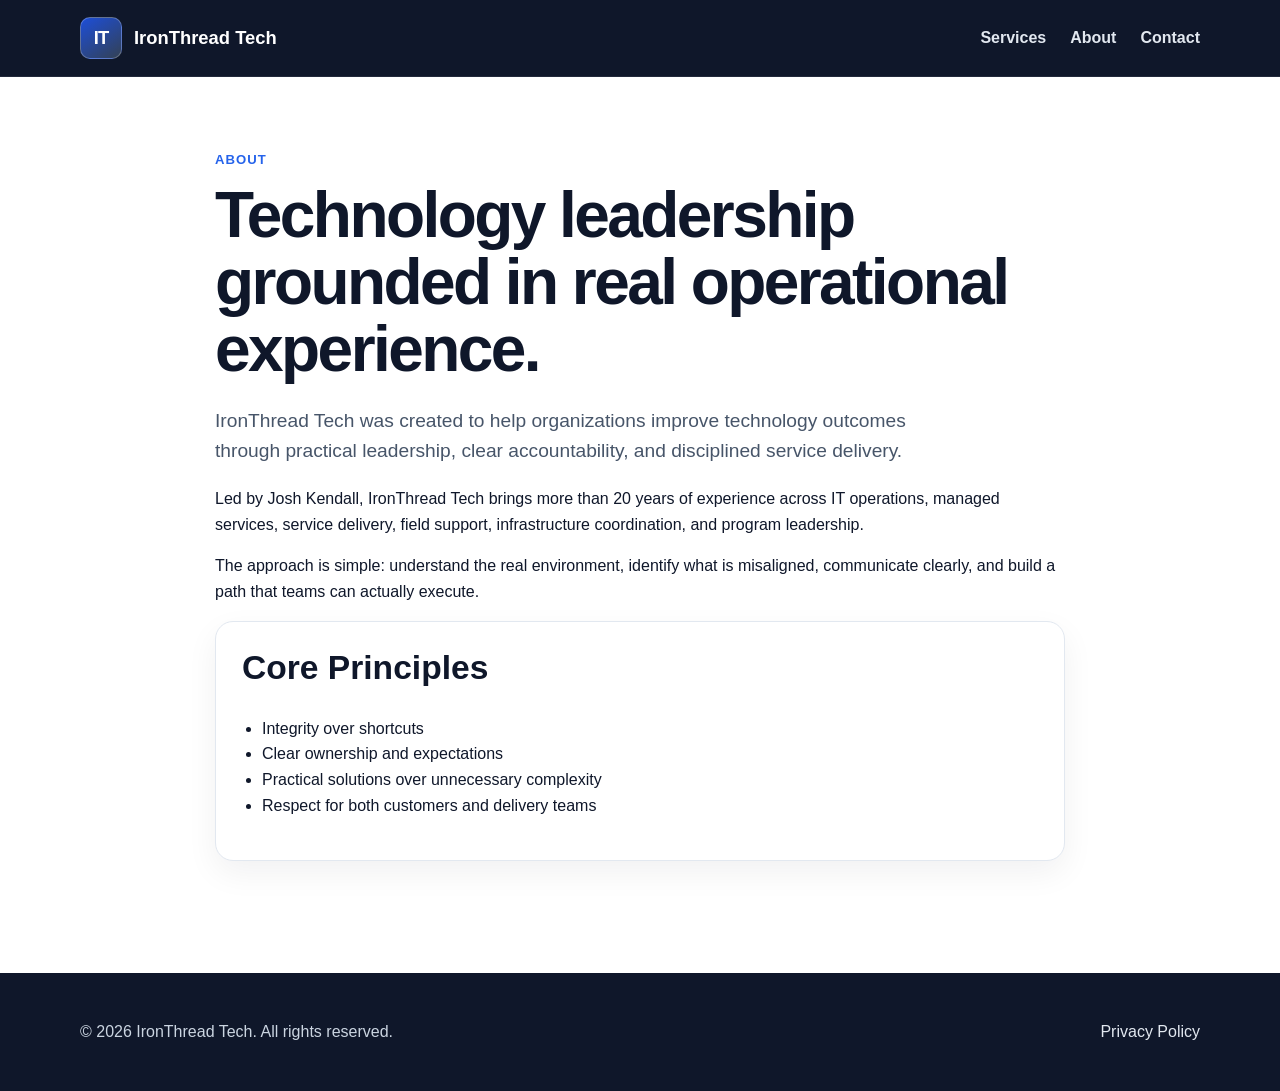
<file: about.html>
<!DOCTYPE html>
<html lang="en">
<head>
  <meta charset="UTF-8" />
  <meta name="viewport" content="width=device-width, initial-scale=1.0" />
  <title>About | IronThread Tech</title>
  <meta name="description" content="About IronThread Tech and its practical IT consulting approach." />
  <link rel="stylesheet" href="styles.css" />
</head>
<body>
  <header class="site-header">
    <div class="container nav">
      <a class="brand" href="index.html"><span class="brand-mark">IT</span><span>IronThread Tech</span></a>
      <nav>
        <a href="services.html">Services</a>
        <a href="about.html">About</a>
        <a href="contact.html">Contact</a>
      </nav>
    </div>
  </header>

  <main class="page">
    <section class="container narrow">
      <p class="eyebrow">About</p>
      <h1>Technology leadership grounded in real operational experience.</h1>
      <p class="lead">
        IronThread Tech was created to help organizations improve technology outcomes through practical
        leadership, clear accountability, and disciplined service delivery.
      </p>
      <p>
        Led by Josh Kendall, IronThread Tech brings more than 20 years of experience across IT operations,
        managed services, service delivery, field support, infrastructure coordination, and program leadership.
      </p>
      <p>
        The approach is simple: understand the real environment, identify what is misaligned,
        communicate clearly, and build a path that teams can actually execute.
      </p>

      <div class="highlight">
        <h2>Core Principles</h2>
        <ul>
          <li>Integrity over shortcuts</li>
          <li>Clear ownership and expectations</li>
          <li>Practical solutions over unnecessary complexity</li>
          <li>Respect for both customers and delivery teams</li>
        </ul>
      </div>
    </section>
  </main>

  <footer class="site-footer">
    <div class="container footer-grid">
      <p>&copy; <span id="year"></span> IronThread Tech. All rights reserved.</p>
      <p><a href="privacy.html">Privacy Policy</a></p>
    </div>
  </footer>
  <script src="script.js"></script>
</body>
</html>
</file>
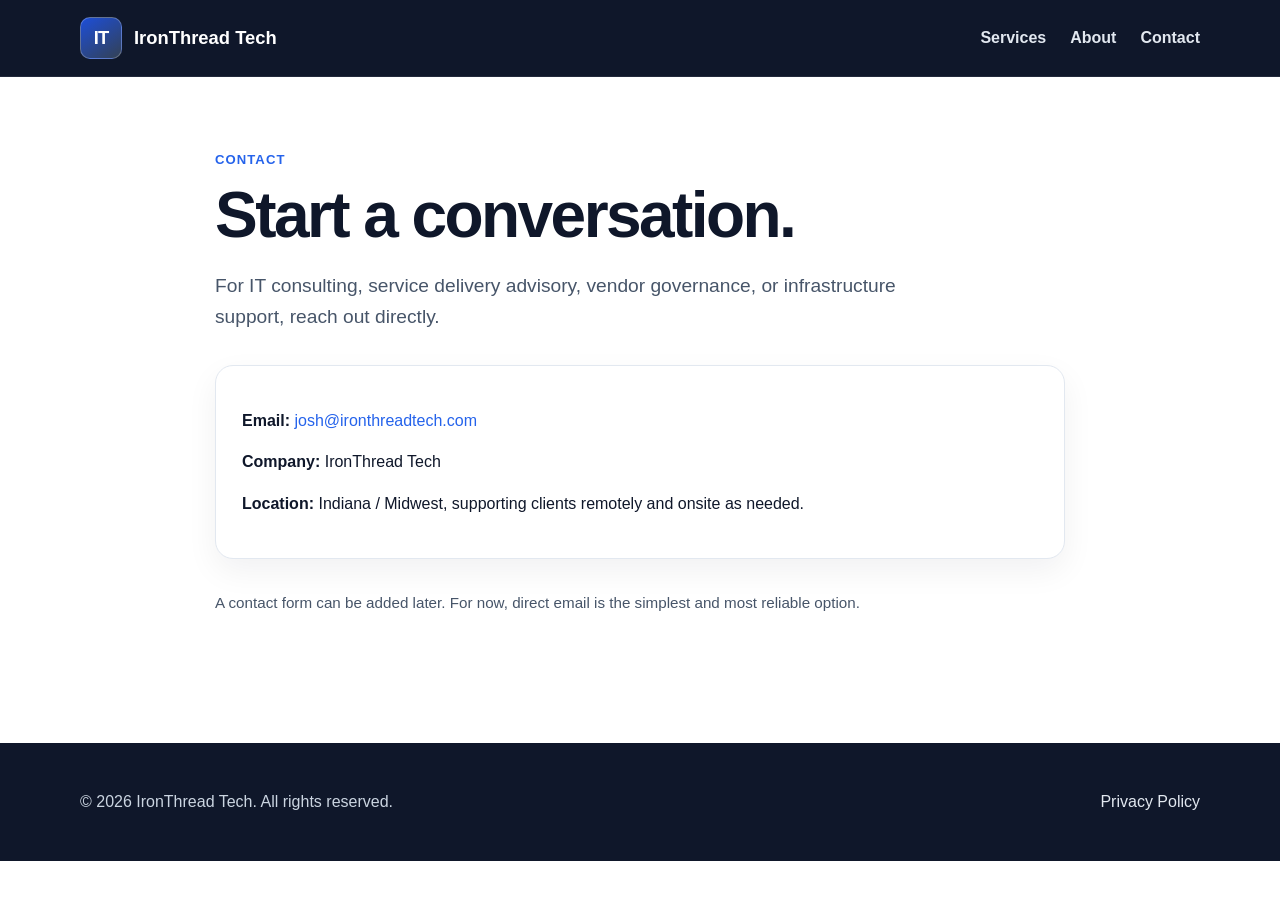
<file: contact.html>
<!DOCTYPE html>
<html lang="en">
<head>
  <meta charset="UTF-8" />
  <meta name="viewport" content="width=device-width, initial-scale=1.0" />
  <title>Contact | IronThread Tech</title>
  <meta name="description" content="Contact IronThread Tech for IT consulting and service delivery advisory." />
  <link rel="stylesheet" href="styles.css" />
</head>
<body>
  <header class="site-header">
    <div class="container nav">
      <a class="brand" href="index.html"><span class="brand-mark">IT</span><span>IronThread Tech</span></a>
      <nav>
        <a href="services.html">Services</a>
        <a href="about.html">About</a>
        <a href="contact.html">Contact</a>
      </nav>
    </div>
  </header>

  <main class="page">
    <section class="container narrow">
      <p class="eyebrow">Contact</p>
      <h1>Start a conversation.</h1>
      <p class="lead">
        For IT consulting, service delivery advisory, vendor governance, or infrastructure support,
        reach out directly.
      </p>

      <div class="contact-card">
        <p><strong>Email:</strong> <a href="mailto:josh@ironthreadtech.com">josh@ironthreadtech.com</a></p>
        <p><strong>Company:</strong> IronThread Tech</p>
        <p><strong>Location:</strong> Indiana / Midwest, supporting clients remotely and onsite as needed.</p>
      </div>

      <p class="small-note">
        A contact form can be added later. For now, direct email is the simplest and most reliable option.
      </p>
    </section>
  </main>

  <footer class="site-footer">
    <div class="container footer-grid">
      <p>&copy; <span id="year"></span> IronThread Tech. All rights reserved.</p>
      <p><a href="privacy.html">Privacy Policy</a></p>
    </div>
  </footer>
  <script src="script.js"></script>
</body>
</html>
</file>
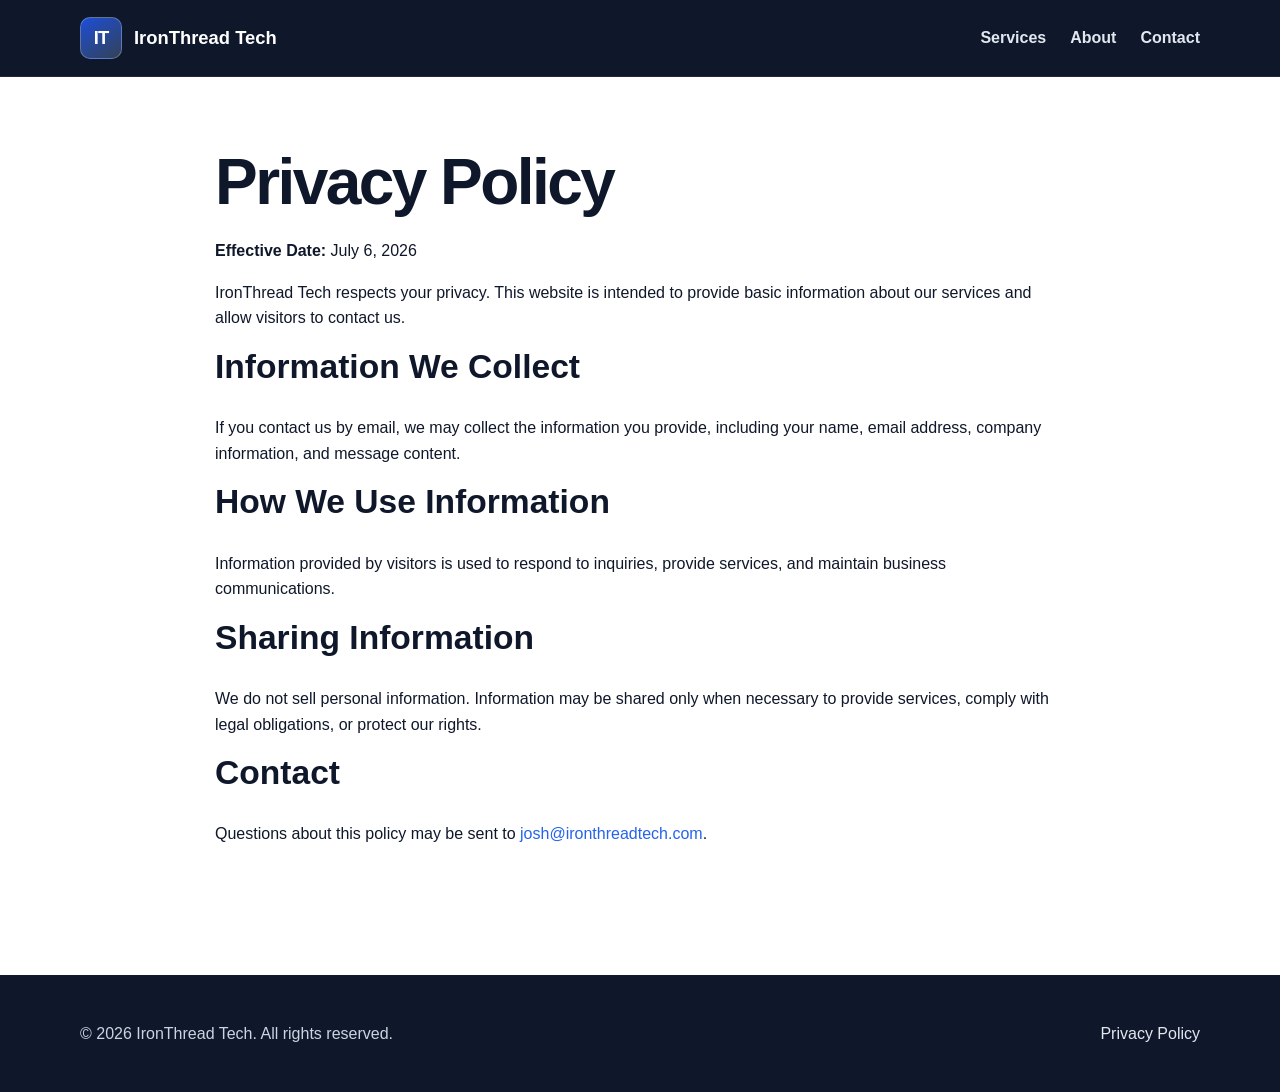
<file: privacy.html>
<!DOCTYPE html>
<html lang="en">
<head>
  <meta charset="UTF-8" />
  <meta name="viewport" content="width=device-width, initial-scale=1.0" />
  <title>Privacy Policy | IronThread Tech</title>
  <meta name="description" content="Privacy Policy for IronThread Tech." />
  <link rel="stylesheet" href="styles.css" />
</head>
<body>
  <header class="site-header">
    <div class="container nav">
      <a class="brand" href="index.html"><span class="brand-mark">IT</span><span>IronThread Tech</span></a>
      <nav>
        <a href="services.html">Services</a>
        <a href="about.html">About</a>
        <a href="contact.html">Contact</a>
      </nav>
    </div>
  </header>

  <main class="page">
    <section class="container narrow">
      <h1>Privacy Policy</h1>
      <p><strong>Effective Date:</strong> July 6, 2026</p>
      <p>
        IronThread Tech respects your privacy. This website is intended to provide basic information
        about our services and allow visitors to contact us.
      </p>
      <h2>Information We Collect</h2>
      <p>
        If you contact us by email, we may collect the information you provide, including your name,
        email address, company information, and message content.
      </p>
      <h2>How We Use Information</h2>
      <p>
        Information provided by visitors is used to respond to inquiries, provide services, and maintain
        business communications.
      </p>
      <h2>Sharing Information</h2>
      <p>
        We do not sell personal information. Information may be shared only when necessary to provide
        services, comply with legal obligations, or protect our rights.
      </p>
      <h2>Contact</h2>
      <p>
        Questions about this policy may be sent to
        <a href="mailto:josh@ironthreadtech.com">josh@ironthreadtech.com</a>.
      </p>
    </section>
  </main>

  <footer class="site-footer">
    <div class="container footer-grid">
      <p>&copy; <span id="year"></span> IronThread Tech. All rights reserved.</p>
      <p><a href="privacy.html">Privacy Policy</a></p>
    </div>
  </footer>
  <script src="script.js"></script>
</body>
</html>
</file>
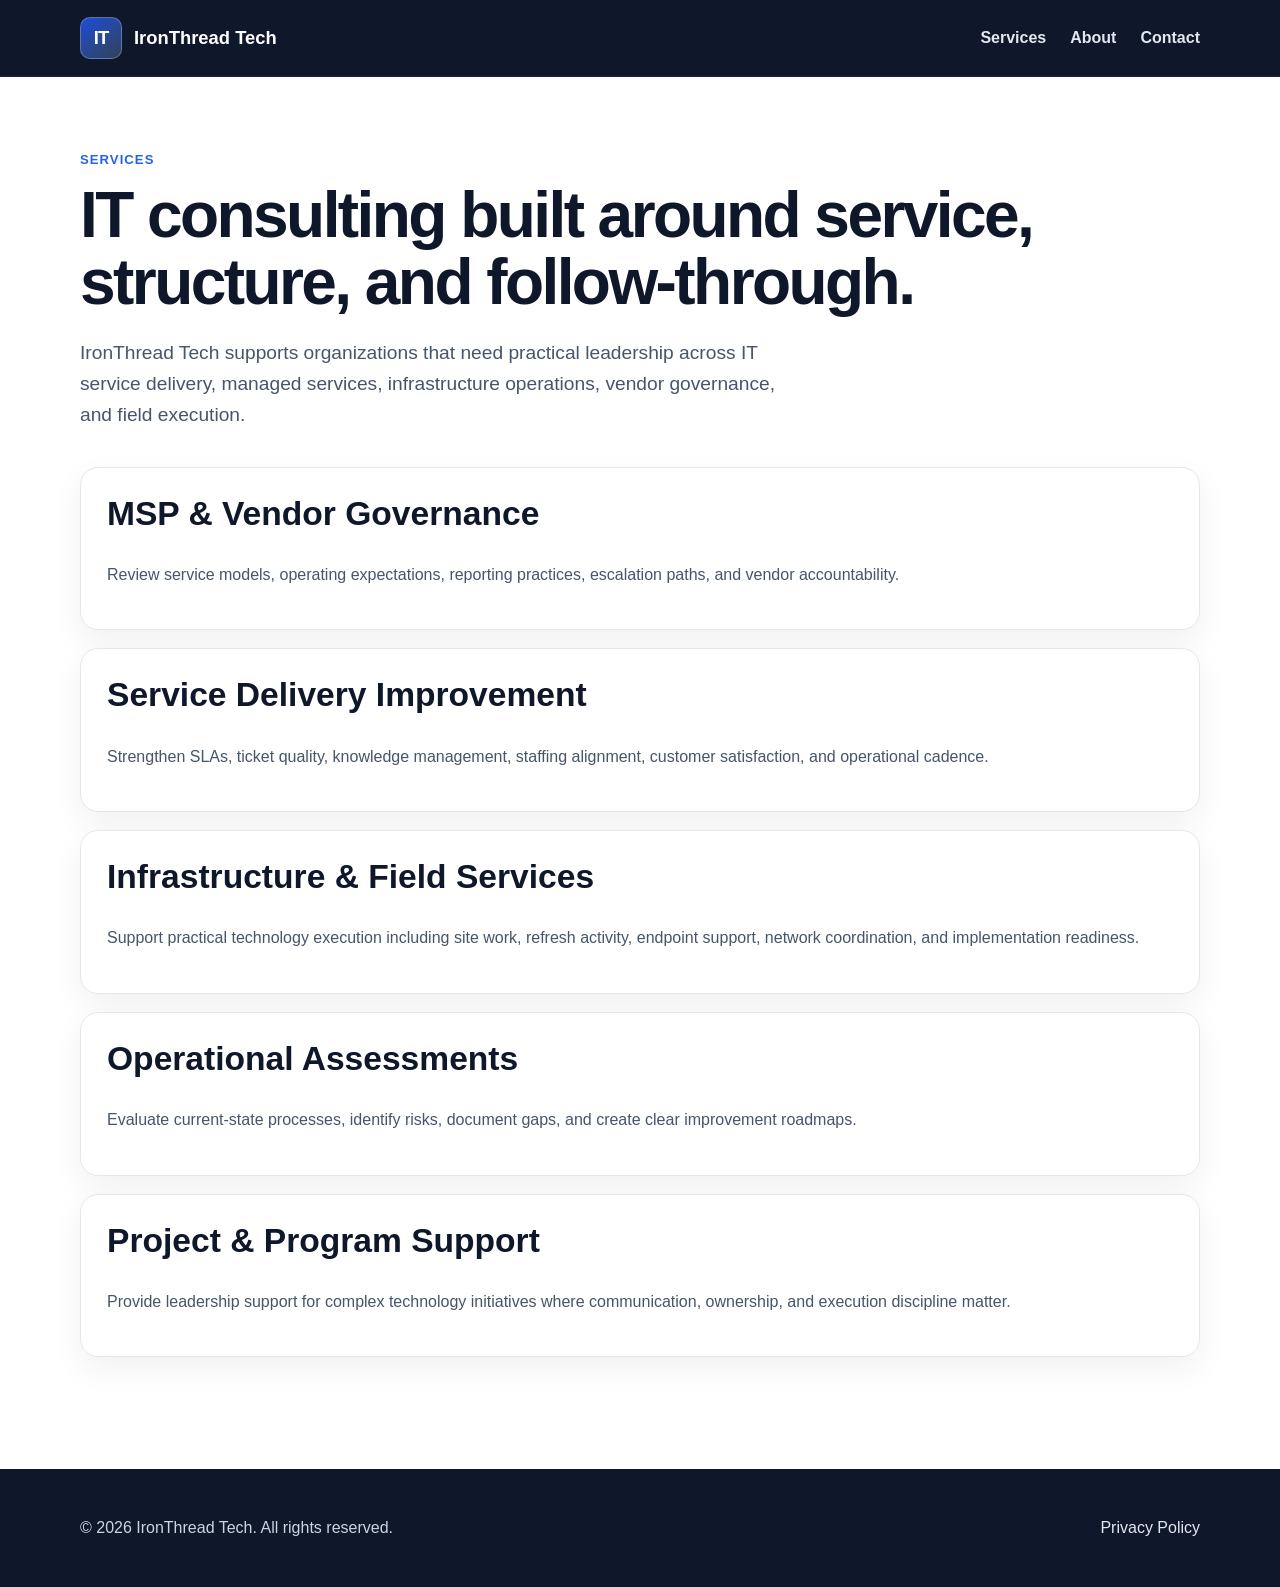
<file: services.html>
<!DOCTYPE html>
<html lang="en">
<head>
  <meta charset="UTF-8" />
  <meta name="viewport" content="width=device-width, initial-scale=1.0" />
  <title>Services | IronThread Tech</title>
  <meta name="description" content="IT consulting, MSP advisory, service delivery improvement, infrastructure support, and operational assessments." />
  <link rel="stylesheet" href="styles.css" />
</head>
<body>
  <header class="site-header">
    <div class="container nav">
      <a class="brand" href="index.html"><span class="brand-mark">IT</span><span>IronThread Tech</span></a>
      <nav>
        <a href="services.html">Services</a>
        <a href="about.html">About</a>
        <a href="contact.html">Contact</a>
      </nav>
    </div>
  </header>

  <main class="page">
    <section class="container">
      <p class="eyebrow">Services</p>
      <h1>IT consulting built around service, structure, and follow-through.</h1>
      <p class="lead">
        IronThread Tech supports organizations that need practical leadership across IT service delivery,
        managed services, infrastructure operations, vendor governance, and field execution.
      </p>

      <div class="service-list">
        <div class="service-item">
          <h2>MSP & Vendor Governance</h2>
          <p>Review service models, operating expectations, reporting practices, escalation paths, and vendor accountability.</p>
        </div>
        <div class="service-item">
          <h2>Service Delivery Improvement</h2>
          <p>Strengthen SLAs, ticket quality, knowledge management, staffing alignment, customer satisfaction, and operational cadence.</p>
        </div>
        <div class="service-item">
          <h2>Infrastructure & Field Services</h2>
          <p>Support practical technology execution including site work, refresh activity, endpoint support, network coordination, and implementation readiness.</p>
        </div>
        <div class="service-item">
          <h2>Operational Assessments</h2>
          <p>Evaluate current-state processes, identify risks, document gaps, and create clear improvement roadmaps.</p>
        </div>
        <div class="service-item">
          <h2>Project & Program Support</h2>
          <p>Provide leadership support for complex technology initiatives where communication, ownership, and execution discipline matter.</p>
        </div>
      </div>
    </section>
  </main>

  <footer class="site-footer">
    <div class="container footer-grid">
      <p>&copy; <span id="year"></span> IronThread Tech. All rights reserved.</p>
      <p><a href="privacy.html">Privacy Policy</a></p>
    </div>
  </footer>
  <script src="script.js"></script>
</body>
</html>
</file>
<file: styles.css>
:root {
  --bg: #0f172a;
  --panel: #111827;
  --text: #0f172a;
  --muted: #475569;
  --light: #f8fafc;
  --line: #e2e8f0;
  --blue: #2563eb;
  --blue-dark: #1d4ed8;
  --silver: #cbd5e1;
}

* {
  box-sizing: border-box;
}

body {
  margin: 0;
  font-family: Arial, Helvetica, sans-serif;
  color: var(--text);
  background: #ffffff;
  line-height: 1.6;
}

a {
  color: var(--blue);
  text-decoration: none;
}

a:hover {
  text-decoration: underline;
}

.container {
  width: min(1120px, calc(100% - 40px));
  margin: 0 auto;
}

.site-header {
  background: var(--bg);
  color: white;
  border-bottom: 1px solid rgba(255,255,255,.08);
}

.nav {
  min-height: 76px;
  display: flex;
  align-items: center;
  justify-content: space-between;
  gap: 24px;
}

.brand {
  display: flex;
  align-items: center;
  gap: 12px;
  color: white;
  font-weight: 700;
  font-size: 1.15rem;
}

.brand:hover {
  text-decoration: none;
}

.brand-mark {
  display: inline-grid;
  place-items: center;
  width: 42px;
  height: 42px;
  border: 1px solid rgba(255,255,255,.25);
  background: linear-gradient(145deg, #1d4ed8, #334155);
  border-radius: 10px;
  font-weight: 800;
  letter-spacing: -1px;
}

nav {
  display: flex;
  gap: 24px;
  flex-wrap: wrap;
}

nav a {
  color: #e2e8f0;
  font-weight: 600;
}

.hero {
  background:
    radial-gradient(circle at top right, rgba(37, 99, 235, .28), transparent 32%),
    linear-gradient(135deg, #0f172a 0%, #111827 70%);
  color: white;
  padding: 86px 0;
}

.hero-grid {
  display: grid;
  grid-template-columns: 1.4fr .8fr;
  gap: 52px;
  align-items: center;
}

.eyebrow {
  color: var(--blue);
  font-weight: 800;
  text-transform: uppercase;
  letter-spacing: .08em;
  font-size: .82rem;
  margin: 0 0 12px;
}

.hero .eyebrow {
  color: #93c5fd;
}

h1 {
  font-size: clamp(2.2rem, 5vw, 4.4rem);
  line-height: 1.05;
  margin: 0 0 22px;
  letter-spacing: -0.04em;
}

h2 {
  font-size: clamp(1.4rem, 3vw, 2.1rem);
  line-height: 1.2;
  margin-top: 0;
}

h3 {
  margin-top: 0;
  font-size: 1.25rem;
}

.hero-text,
.lead {
  font-size: 1.2rem;
  color: #cbd5e1;
  max-width: 720px;
}

.page .lead {
  color: var(--muted);
}

.cta-row {
  display: flex;
  gap: 14px;
  flex-wrap: wrap;
  margin-top: 32px;
}

.button {
  display: inline-block;
  padding: 13px 18px;
  border-radius: 999px;
  font-weight: 800;
}

.button.primary {
  background: var(--blue);
  color: white;
}

.button.primary:hover {
  background: var(--blue-dark);
  text-decoration: none;
}

.button.secondary {
  color: white;
  border: 1px solid rgba(255,255,255,.25);
}

.button.secondary:hover {
  background: rgba(255,255,255,.08);
  text-decoration: none;
}

.hero-card {
  background: rgba(255,255,255,.08);
  border: 1px solid rgba(255,255,255,.12);
  border-radius: 22px;
  padding: 28px;
  box-shadow: 0 24px 70px rgba(0,0,0,.2);
}

.hero-card ul,
.highlight ul {
  padding-left: 20px;
}

.section {
  padding: 72px 0;
}

.three-col {
  display: grid;
  grid-template-columns: repeat(3, 1fr);
  gap: 22px;
}

.card,
.service-item,
.contact-card,
.highlight {
  border: 1px solid var(--line);
  border-radius: 18px;
  padding: 26px;
  background: white;
  box-shadow: 0 12px 32px rgba(15,23,42,.06);
}

.card p,
.service-item p {
  color: var(--muted);
}

.dark-band {
  background: #f1f5f9;
}

.split {
  display: grid;
  grid-template-columns: .8fr 1fr;
  gap: 44px;
  align-items: center;
}

.page {
  padding: 72px 0;
}

.narrow {
  max-width: 850px;
}

.service-list {
  display: grid;
  gap: 18px;
  margin-top: 36px;
}

.contact-card {
  margin: 32px 0;
}

.small-note {
  color: var(--muted);
  font-size: .95rem;
}

.site-footer {
  background: var(--bg);
  color: #cbd5e1;
  padding: 30px 0;
  margin-top: 40px;
}

.footer-grid {
  display: flex;
  justify-content: space-between;
  gap: 20px;
  flex-wrap: wrap;
}

.site-footer a {
  color: #e2e8f0;
}

@media (max-width: 800px) {
  .nav {
    align-items: flex-start;
    flex-direction: column;
    padding: 18px 0;
  }

  .hero-grid,
  .three-col,
  .split {
    grid-template-columns: 1fr;
  }

  .hero {
    padding: 56px 0;
  }

  .section,
  .page {
    padding: 46px 0;
  }
}
</file>
